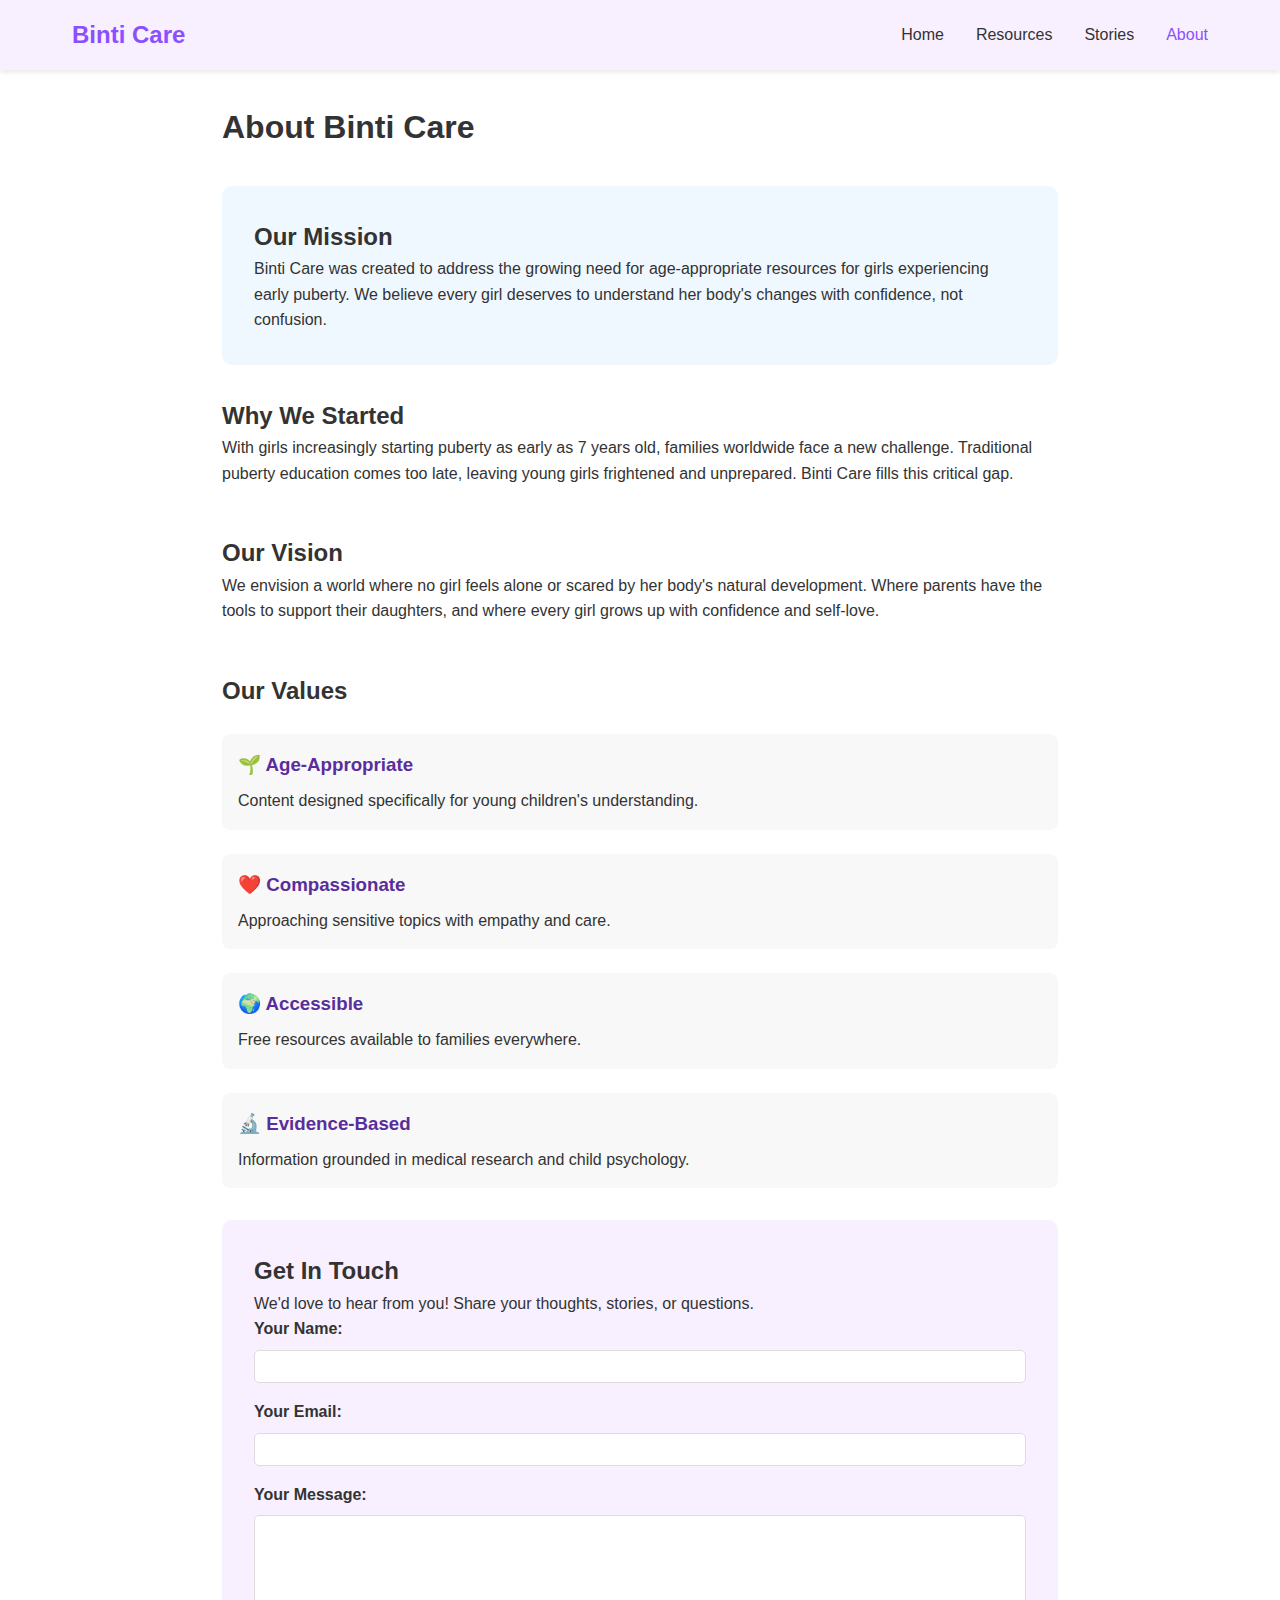
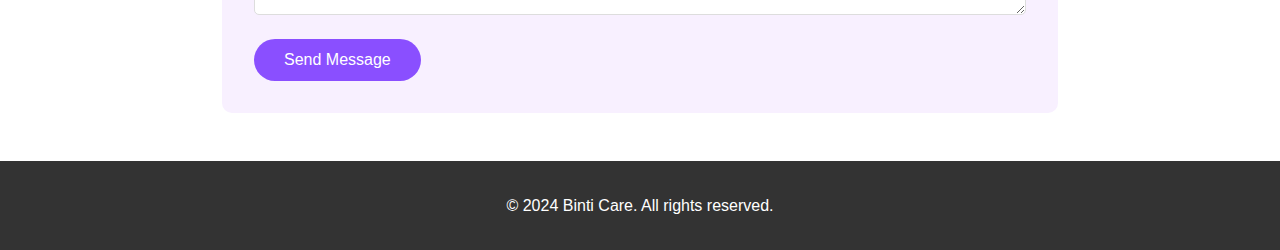
<file: about.html>
<!DOCTYPE html>
<html lang="en">
<head>
    <meta charset="UTF-8">
    <meta name="viewport" content="width=device-width, initial-scale=1.0">
    <title>About - Binti Care</title>
    <link rel="stylesheet" href="../style.css">
    <style>
        .about-container {
            max-width: 900px;
            margin: 2rem auto;
            padding: 0 2rem;
        }
        
        .mission-section {
            background: #f0f8ff;
            border-radius: 10px;
            padding: 2rem;
            margin: 2rem 0;
        }
        
        .team-section {
            margin: 3rem 0;
        }
        
        .team-member {
            display: inline-block;
            width: 200px;
            margin: 1rem;
            text-align: center;
        }
        
        .member-avatar {
            width: 100px;
            height: 100px;
            border-radius: 50%;
            background: #8a4fff;
            margin: 0 auto 1rem;
            display: flex;
            align-items: center;
            justify-content: center;
            color: white;
            font-size: 2rem;
        }
        
        .contact-form {
            background: #f8f0ff;
            padding: 2rem;
            border-radius: 10px;
            margin: 2rem 0;
        }
        
        .form-group {
            margin-bottom: 1rem;
        }
        
        .form-group label {
            display: block;
            margin-bottom: 0.5rem;
            font-weight: bold;
        }
        
        .form-group input,
        .form-group textarea {
            width: 100%;
            padding: 0.5rem;
            border: 1px solid #ddd;
            border-radius: 5px;
            font-family: inherit;
        }
        
        .form-group textarea {
            height: 100px;
            resize: vertical;
        }
    </style>
</head>
<body>
    <header>
        <nav>
            <div class="logo">Binti Care</div>
            <ul>
                <li><a href="../index.html">Home</a></li>
                <li><a href="resources.html">Resources</a></li>
                <li><a href="stories.html">Stories</a></li>
                <li><a href="about.html" style="color: #8a4fff;">About</a></li>
            </ul>
        </nav>
    </header>

    <main class="about-container">
        <h1>About Binti Care</h1>
        
        <div class="mission-section">
            <h2>Our Mission</h2>
            <p>Binti Care was created to address the growing need for age-appropriate resources for girls experiencing early puberty. We believe every girl deserves to understand her body's changes with confidence, not confusion.</p>
        </div>
        
        <h2>Why We Started</h2>
        <p>With girls increasingly starting puberty as early as 7 years old, families worldwide face a new challenge. Traditional puberty education comes too late, leaving young girls frightened and unprepared. Binti Care fills this critical gap.</p>
        
        <div class="team-section">
            <h2>Our Vision</h2>
            <p>We envision a world where no girl feels alone or scared by her body's natural development. Where parents have the tools to support their daughters, and where every girl grows up with confidence and self-love.</p>
        </div>
        
        <div class="values-section">
            <h2>Our Values</h2>
            <div class="value-item">
                <h3>🌱 Age-Appropriate</h3>
                <p>Content designed specifically for young children's understanding.</p>
            </div>
            <div class="value-item">
                <h3>❤️ Compassionate</h3>
                <p>Approaching sensitive topics with empathy and care.</p>
            </div>
            <div class="value-item">
                <h3>🌍 Accessible</h3>
                <p>Free resources available to families everywhere.</p>
            </div>
            <div class="value-item">
                <h3>🔬 Evidence-Based</h3>
                <p>Information grounded in medical research and child psychology.</p>
            </div>
        </div>
        
        <div class="contact-form">
            <h2>Get In Touch</h2>
            <p>We'd love to hear from you! Share your thoughts, stories, or questions.</p>
            
            <form id="contactForm">
                <div class="form-group">
                    <label for="name">Your Name:</label>
                    <input type="text" id="name" name="name" required>
                </div>
                
                <div class="form-group">
                    <label for="email">Your Email:</label>
                    <input type="email" id="email" name="email" required>
                </div>
                
                <div class="form-group">
                    <label for="message">Your Message:</label>
                    <textarea id="message" name="message" required></textarea>
                </div>
                
                <button type="submit" onclick="submitForm(event)">Send Message</button>
            </form>
        </div>
    </main>

    <footer>
        <p>&copy; 2024 Binti Care. All rights reserved.</p>
    </footer>

    <script>
        function submitForm(event) {
            event.preventDefault();
            alert('Thank you for your message! We\'ll be in touch soon. 💜');
            document.getElementById('contactForm').reset();
        }
    </script>
</body>
</html>
</file>
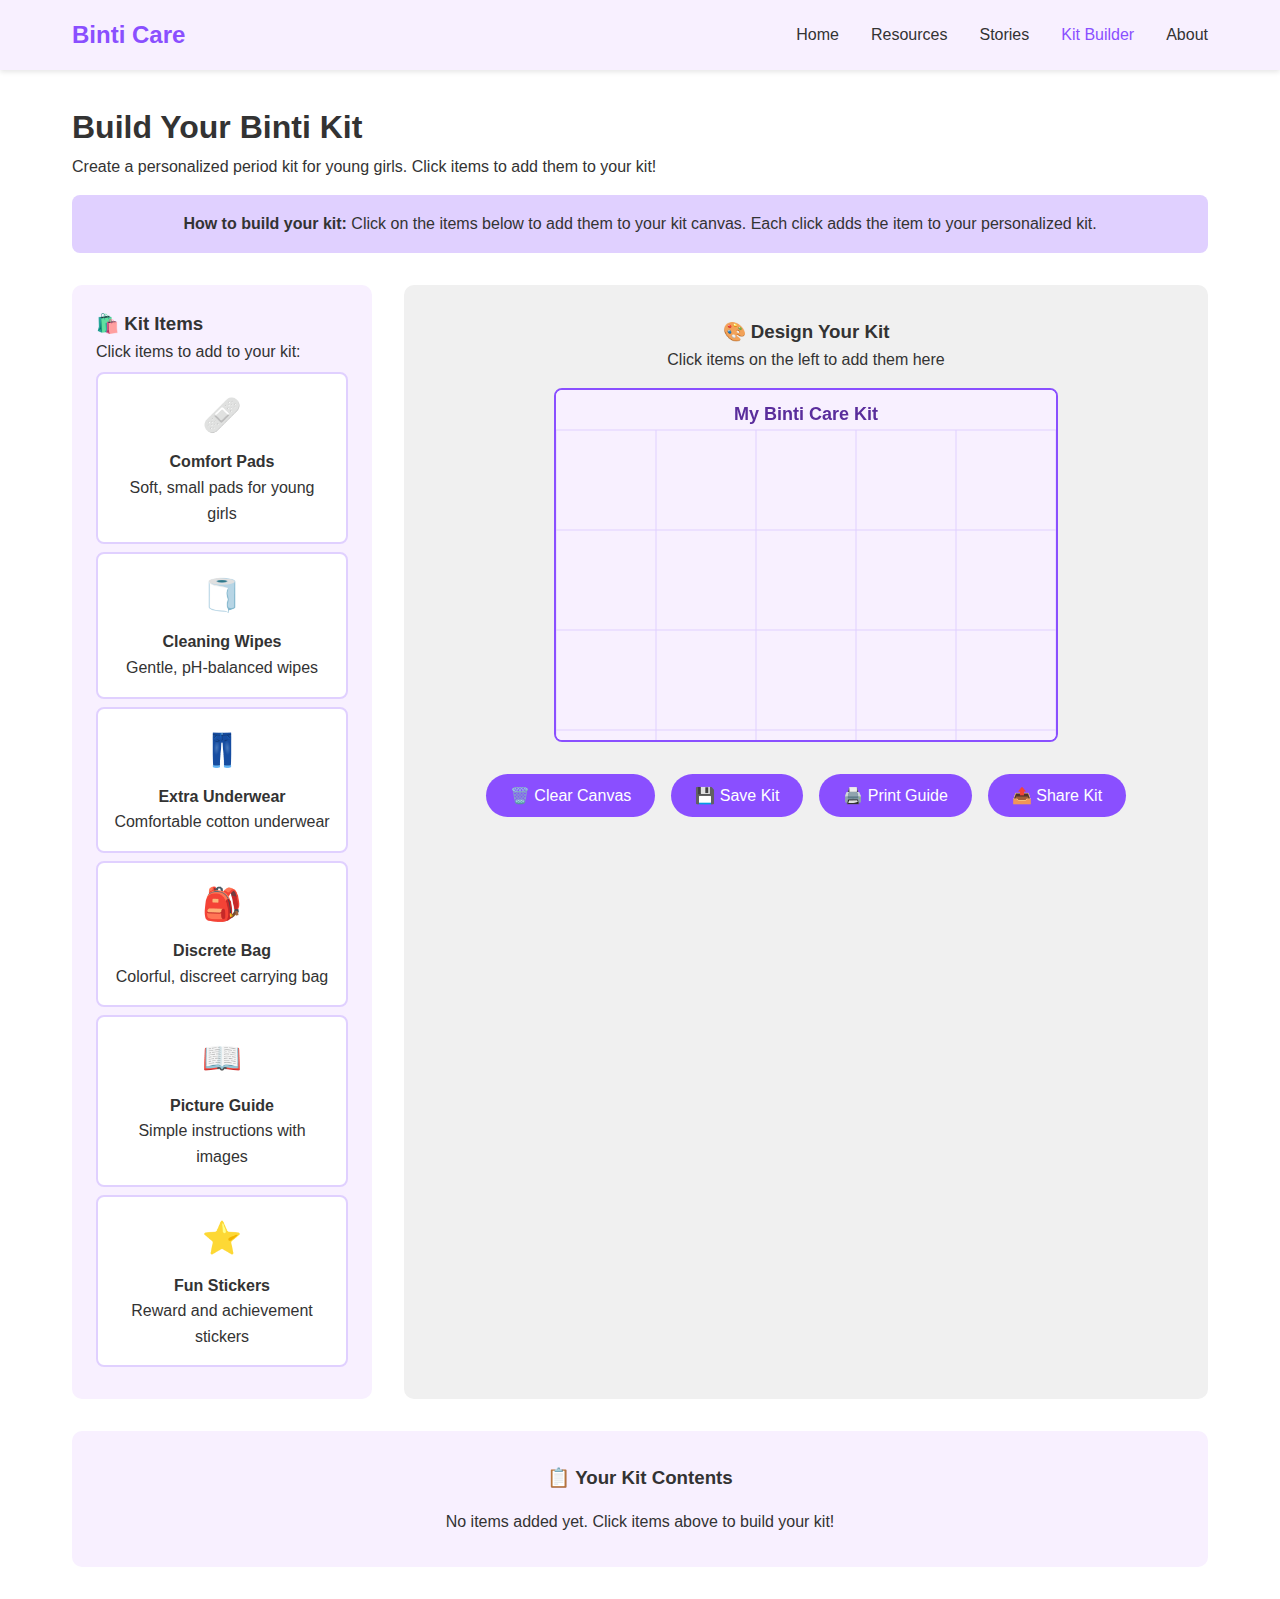
<file: kit-builder.html>
<!DOCTYPE html>
<html lang="en">
<head>
    <meta charset="UTF-8">
    <meta name="viewport" content="width=device-width, initial-scale=1.0">
    <title>Build Your Binti Kit - Binti Care</title>
    <link rel="stylesheet" href="../style.css">
    <style>
        .kit-builder-container {
            max-width: 1200px;
            margin: 2rem auto;
            padding: 0 2rem;
        }
        
        .builder-interface {
            display: grid;
            grid-template-columns: 300px 1fr;
            gap: 2rem;
            margin: 2rem 0;
        }
        
        .items-palette {
            background: #f8f0ff;
            border-radius: 10px;
            padding: 1.5rem;
            height: fit-content;
        }
        
        .kit-item {
            background: white;
            border: 2px solid #e0d0ff;
            border-radius: 8px;
            padding: 1rem;
            margin: 0.5rem 0;
            cursor: grab;
            text-align: center;
            transition: all 0.3s ease;
            user-select: none;
        }
        
        .kit-item:active {
            cursor: grabbing;
        }
        
        .kit-item:hover {
            transform: translateY(-2px);
            border-color: #8a4fff;
            box-shadow: 0 4px 8px rgba(138, 79, 255, 0.2);
        }
        
        .kit-item .emoji {
            font-size: 2rem;
            margin-bottom: 0.5rem;
            display: block;
        }
        
        .canvas-container {
            background: #f0f0f0;
            border-radius: 10px;
            padding: 2rem;
            text-align: center;
            min-height: 500px;
            display: flex;
            flex-direction: column;
            align-items: center;
            justify-content: flex-start;
        }
        
        #kitCanvas {
            border: 2px solid #8a4fff;
            border-radius: 8px;
            background: white;
            cursor: pointer;
            margin: 1rem 0;
        }
        
        .kit-controls {
            margin: 1rem 0;
            display: flex;
            gap: 1rem;
            flex-wrap: wrap;
            justify-content: center;
        }
        
        .control-btn {
            background: #8a4fff;
            color: white;
            border: none;
            padding: 12px 24px;
            border-radius: 25px;
            cursor: pointer;
            font-size: 1rem;
            transition: all 0.3s ease;
        }
        
        .control-btn:hover {
            background: #5a2d9c;
            transform: scale(1.05);
        }
        
        .control-btn:active {
            transform: scale(0.95);
        }
        
        .kit-preview {
            margin-top: 2rem;
            padding: 2rem;
            background: #f8f0ff;
            border-radius: 10px;
            text-align: center;
        }
        
        #finalKit {
            display: flex;
            flex-wrap: wrap;
            gap: 1rem;
            justify-content: center;
            margin-top: 1rem;
        }
        
        .preview-item {
            background: white;
            padding: 1rem;
            border-radius: 8px;
            min-width: 100px;
            text-align: center;
            box-shadow: 0 2px 4px rgba(0,0,0,0.1);
        }
        
        .preview-emoji {
            font-size: 2rem;
            margin-bottom: 0.5rem;
        }
        
        .drag-instructions {
            background: #e0d0ff;
            padding: 1rem;
            border-radius: 8px;
            margin: 1rem 0;
            text-align: center;
        }
    </style>
</head>
<body>
    <header>
        <nav>
            <div class="logo">Binti Care</div>
            <ul>
                <li><a href="../index.html">Home</a></li>
                <li><a href="resources.html">Resources</a></li>
                <li><a href="stories.html">Stories</a></li>
                <li><a href="kit-builder.html" style="color: #8a4fff;">Kit Builder</a></li>
                <li><a href="about.html">About</a></li>
            </ul>
        </nav>
    </header>

    <main class="kit-builder-container">
        <h1>Build Your Binti Kit</h1>
        <p>Create a personalized period kit for young girls. Click items to add them to your kit!</p>
        
        <div class="drag-instructions">
            <strong>How to build your kit:</strong> Click on the items below to add them to your kit canvas. 
            Each click adds the item to your personalized kit.
        </div>
        
        <div class="builder-interface">
            <div class="items-palette">
                <h3>🛍️ Kit Items</h3>
                <p>Click items to add to your kit:</p>
                
                <div class="kit-item" data-item="pads" onclick="addItemToCanvas('pads')">
                    <span class="emoji">🩹</span>
                    <strong>Comfort Pads</strong>
                    <p>Soft, small pads for young girls</p>
                </div>
                
                <div class="kit-item" data-item="wipes" onclick="addItemToCanvas('wipes')">
                    <span class="emoji">🧻</span>
                    <strong>Cleaning Wipes</strong>
                    <p>Gentle, pH-balanced wipes</p>
                </div>
                
                <div class="kit-item" data-item="underwear" onclick="addItemToCanvas('underwear')">
                    <span class="emoji">👖</span>
                    <strong>Extra Underwear</strong>
                    <p>Comfortable cotton underwear</p>
                </div>
                
                <div class="kit-item" data-item="bag" onclick="addItemToCanvas('bag')">
                    <span class="emoji">🎒</span>
                    <strong>Discrete Bag</strong>
                    <p>Colorful, discreet carrying bag</p>
                </div>
                
                <div class="kit-item" data-item="guide" onclick="addItemToCanvas('guide')">
                    <span class="emoji">📖</span>
                    <strong>Picture Guide</strong>
                    <p>Simple instructions with images</p>
                </div>
                
                <div class="kit-item" data-item="sticker" onclick="addItemToCanvas('sticker')">
                    <span class="emoji">⭐</span>
                    <strong>Fun Stickers</strong>
                    <p>Reward and achievement stickers</p>
                </div>
            </div>
            
            <div class="canvas-container">
                <h3>🎨 Design Your Kit</h3>
                <p>Click items on the left to add them here</p>
                
                <canvas id="kitCanvas" width="500" height="350"></canvas>
                
                <div class="kit-controls">
                    <button class="control-btn" onclick="clearCanvas()">🗑️ Clear Canvas</button>
                    <button class="control-btn" onclick="saveKit()">💾 Save Kit</button>
                    <button class="control-btn" onclick="printKit()">🖨️ Print Guide</button>
                    <button class="control-btn" onclick="shareKit()">📤 Share Kit</button>
                </div>
            </div>
        </div>
        
        <div class="kit-preview">
            <h3>📋 Your Kit Contents</h3>
            <div id="finalKit">
                <p>No items added yet. Click items above to build your kit!</p>
            </div>
        </div>
    </main>

    <script>
        // Canvas and state management
        const canvas = document.getElementById('kitCanvas');
        const ctx = canvas.getContext('2d');
        const finalKit = document.getElementById('finalKit');
        
        let currentItems = [];
        
        // Item configurations
        const itemConfigs = {
            pads: { emoji: '🩹', name: 'Comfort Pads', color: '#ff6b8b' },
            wipes: { emoji: '🧻', name: 'Cleaning Wipes', color: '#4ecdc4' },
            underwear: { emoji: '👖', name: 'Extra Underwear', color: '#45b7d1' },
            bag: { emoji: '🎒', name: 'Discrete Bag', color: '#96ceb4' },
            guide: { emoji: '📖', name: 'Picture Guide', color: '#feca57' },
            sticker: { emoji: '⭐', name: 'Fun Stickers', color: '#ff9ff3' }
        };

        // Positions for items on canvas
        const itemPositions = [
            { x: 100, y: 80 }, { x: 200, y: 80 }, { x: 300, y: 80 },
            { x: 100, y: 180 }, { x: 200, y: 180 }, { x: 300, y: 180 },
            { x: 100, y: 280 }, { x: 200, y: 280 }, { x: 300, y: 280 }
        ];

        // Initialize canvas
        function initCanvas() {
            drawKitTemplate();
        }

        // Draw the kit template
        function drawKitTemplate() {
            // Clear canvas
            ctx.clearRect(0, 0, canvas.width, canvas.height);
            
            // Draw background
            ctx.fillStyle = '#f8f0ff';
            ctx.fillRect(0, 0, canvas.width, canvas.height);
            
            // Draw title
            ctx.fillStyle = '#5a2d9c';
            ctx.font = 'bold 18px Arial';
            ctx.textAlign = 'center';
            ctx.fillText('My Binti Care Kit', canvas.width / 2, 30);
            
            // Draw grid lines
            ctx.strokeStyle = '#e0d0ff';
            ctx.lineWidth = 1;
            
            // Vertical lines
            for (let x = 0; x <= canvas.width; x += 100) {
                ctx.beginPath();
                ctx.moveTo(x, 40);
                ctx.lineTo(x, canvas.height);
                ctx.stroke();
            }
            
            // Horizontal lines
            for (let y = 40; y <= canvas.height; y += 100) {
                ctx.beginPath();
                ctx.moveTo(0, y);
                ctx.lineTo(canvas.width, y);
                ctx.stroke();
            }
            
            // Draw current items
            currentItems.forEach((itemType, index) => {
                const position = itemPositions[index] || { x: 50, y: 50 };
                const item = itemConfigs[itemType];
                
                if (item && position) {
                    // Draw item background
                    ctx.fillStyle = item.color + '40'; // Add transparency
                    ctx.fillRect(position.x - 30, position.y - 30, 60, 60);
                    
                    // Draw item emoji
                    ctx.font = '30px Arial';
                    ctx.fillStyle = item.color;
                    ctx.fillText(item.emoji, position.x, position.y);
                    
                    // Draw item name
                    ctx.font = '10px Arial';
                    ctx.fillStyle = '#333';
                    ctx.fillText(item.name, position.x, position.y + 40);
                }
            });
        }

        // Add item to canvas
        function addItemToCanvas(itemType) {
            if (!currentItems.includes(itemType)) {
                currentItems.push(itemType);
                drawKitTemplate();
                updateKitPreview();
                
                // Visual feedback
                const itemElement = document.querySelector(`[data-item="${itemType}"]`);
                itemElement.style.background = '#e0d0ff';
                setTimeout(() => {
                    itemElement.style.background = 'white';
                }, 300);
            }
        }

        // Update the kit preview
        function updateKitPreview() {
            if (currentItems.length === 0) {
                finalKit.innerHTML = '<p>No items added yet. Click items above to build your kit!</p>';
                return;
            }
            
            finalKit.innerHTML = currentItems.map(itemType => {
                const item = itemConfigs[itemType];
                return `
                    <div class="preview-item">
                        <div class="preview-emoji">${item.emoji}</div>
                        <strong>${item.name}</strong>
                    </div>
                `;
            }).join('');
        }

        // Clear canvas
        function clearCanvas() {
            currentItems = [];
            drawKitTemplate();
            updateKitPreview();
        }

        // Save kit
        function saveKit() {
            if (currentItems.length === 0) {
                alert('Please add some items to your kit first!');
                return;
            }
            
            const kitData = {
                items: currentItems,
                created: new Date().toLocaleDateString(),
                timestamp: new Date().toISOString()
            };
            
            localStorage.setItem('bintiKit', JSON.stringify(kitData));
            alert('✅ Kit saved successfully! You can come back later to continue designing.');
        }

        // Print kit guide
        function printKit() {
            if (currentItems.length === 0) {
                alert('Please add some items to your kit first!');
                return;
            }
            
            const printContent = `
                <!DOCTYPE html>
                <html>
                <head>
                    <title>My Binti Kit Guide</title>
                    <style>
                        body { font-family: Arial, sans-serif; padding: 20px; max-width: 800px; margin: 0 auto; }
                        .header { text-align: center; margin-bottom: 30px; }
                        .kit-items { display: grid; grid-template-columns: repeat(2, 1fr); gap: 20px; }
                        .item-card { border: 2px solid #8a4fff; border-radius: 10px; padding: 15px; text-align: center; }
                        .emoji { font-size: 2em; margin-bottom: 10px; }
                        .checklist { margin-top: 30px; padding: 20px; background: #f8f0ff; border-radius: 10px; }
                    </style>
                </head>
                <body>
                    <div class="header">
                        <h1>My Binti Care Kit</h1>
                        <p>Created on: ${new Date().toLocaleDateString()}</p>
                    </div>
                    
                    <div class="kit-items">
                        ${currentItems.map(itemType => {
                            const item = itemConfigs[itemType];
                            return `
                                <div class="item-card">
                                    <div class="emoji">${item.emoji}</div>
                                    <h3>${item.name}</h3>
                                </div>
                            `;
                        }).join('')}
                    </div>
                    
                    <div class="checklist">
                        <h2>Kit Checklist</h2>
                        <ul>
                            ${currentItems.map(itemType => {
                                const item = itemConfigs[itemType];
                                return `<li>✓ ${item.name}</li>`;
                            }).join('')}
                        </ul>
                    </div>
                </body>
                </html>
            `;
            
            const printWindow = window.open('', '_blank');
            printWindow.document.write(printContent);
            printWindow.document.close();
            printWindow.focus();
            printWindow.print();
        }

      
        function shareKit() {
            if (currentItems.length === 0) {
                alert('Please add some items to your kit first!');
                return;
            }
            
            const kitSummary = `My Binti Kit contains: ${currentItems.map(item => itemConfigs[item].name).join(', ')}`;
            alert(`Share your kit:\n\n${kitSummary}\n\nYou can copy this text to share with others!`);
        }

       
        window.addEventListener('load', initCanvas);
    </script>
</body>
</html>
</file>
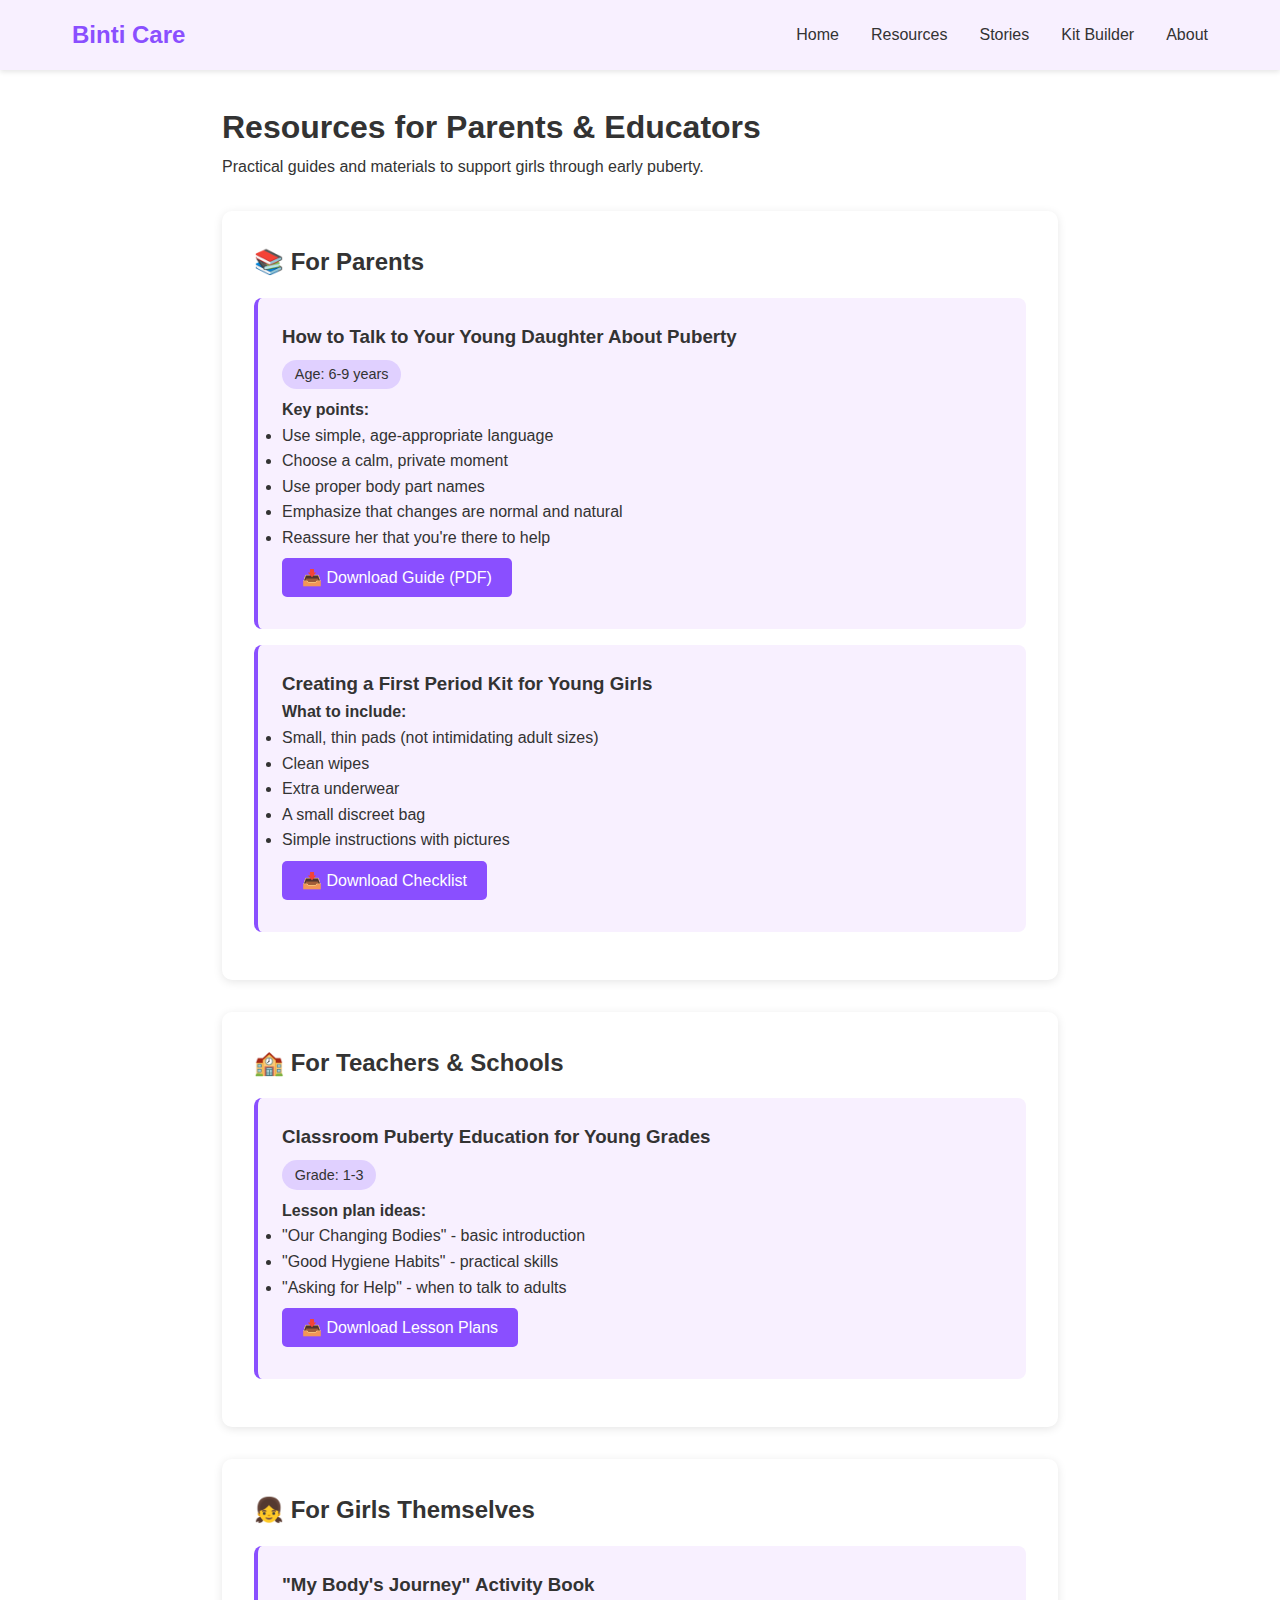
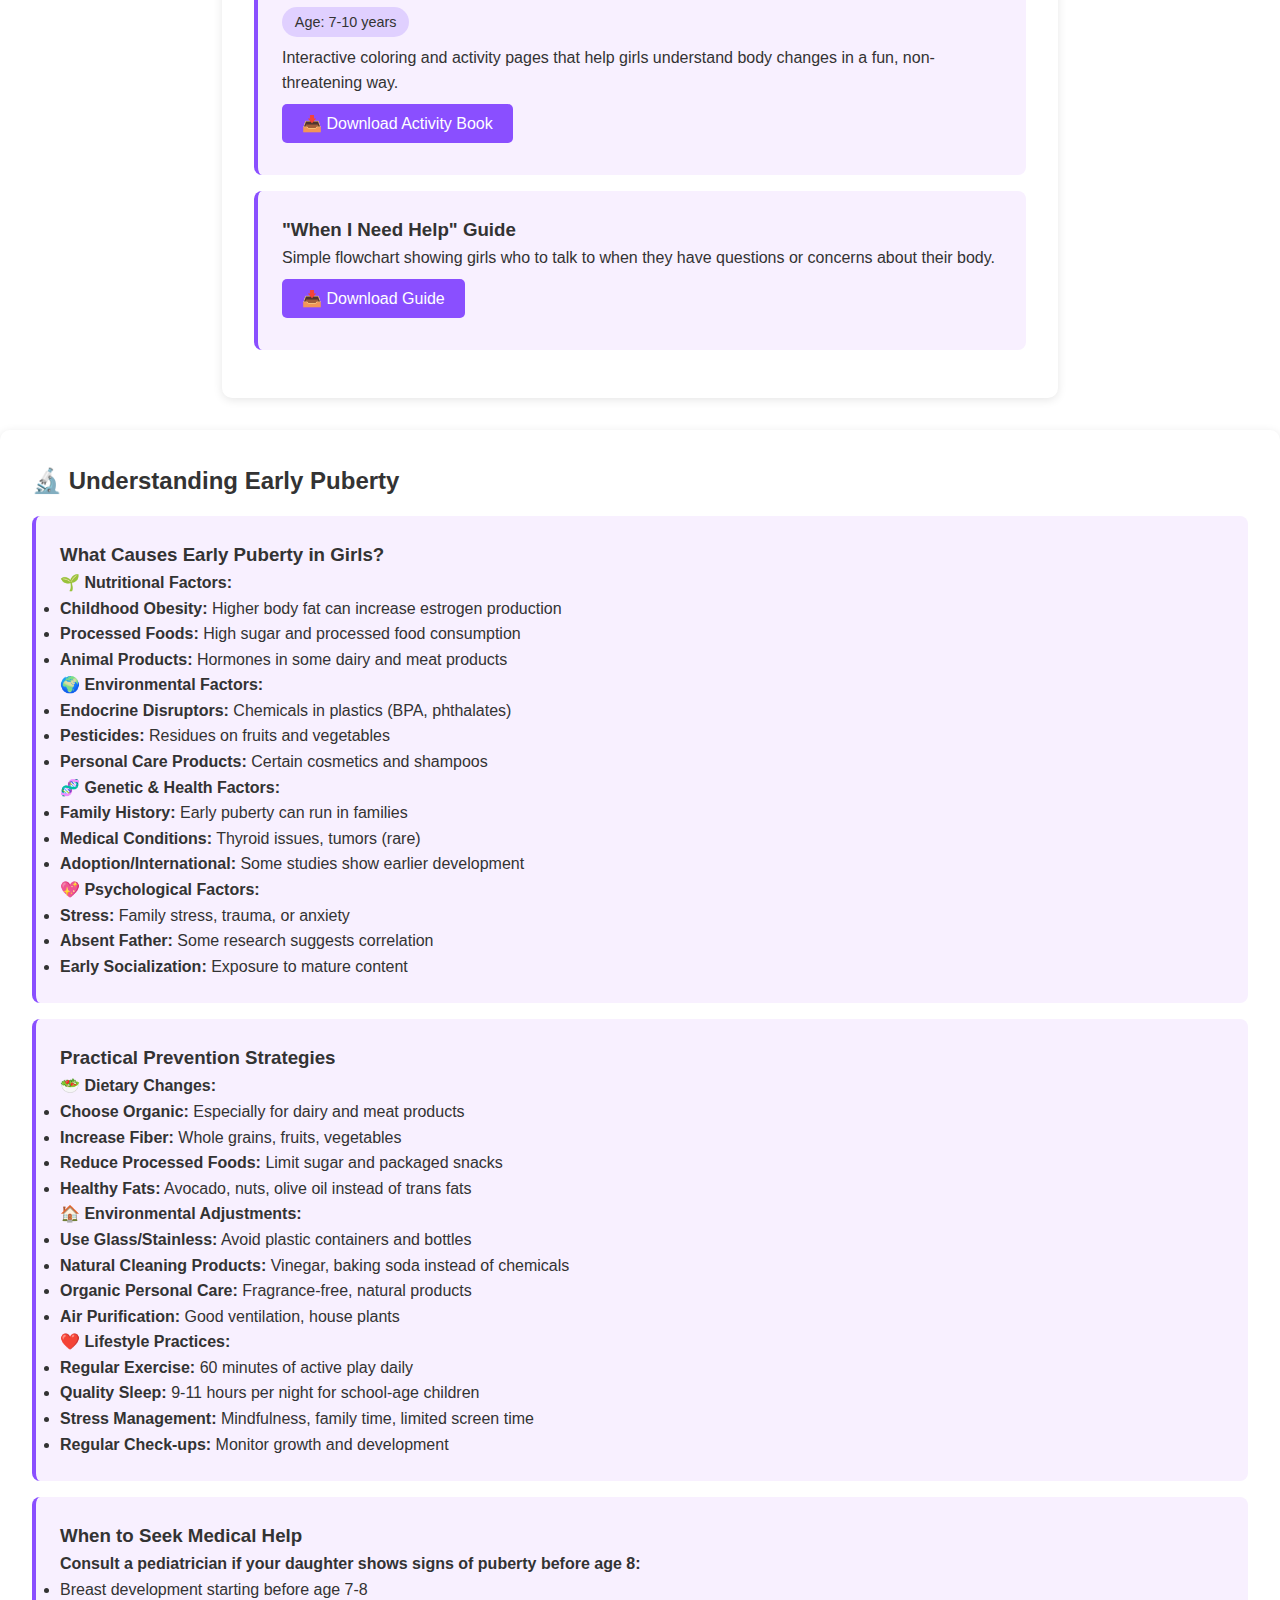
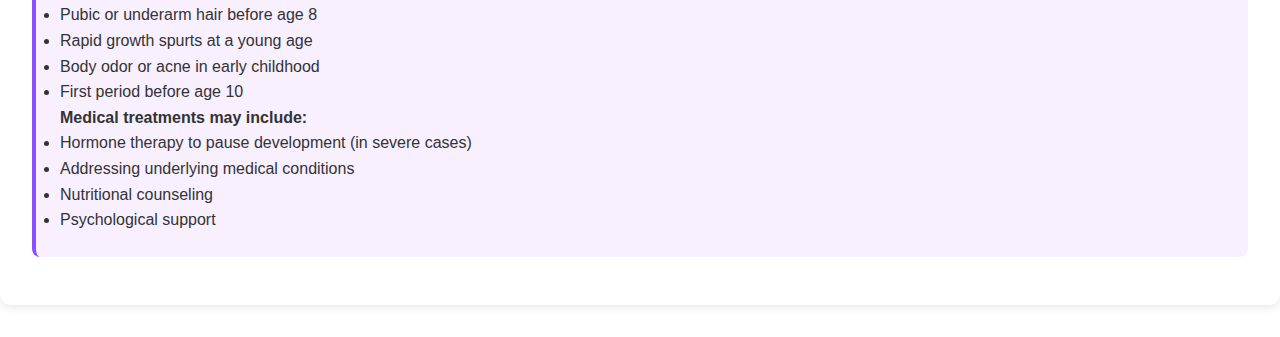
<file: resources.html>
<!DOCTYPE html>
<html lang="en">
<head>
    <meta charset="UTF-8">
    <meta name="viewport" content="width=device-width, initial-scale=1.0">
    <title>Resources - Binti Care</title>
    <link rel="stylesheet" href="../style.css">
    <style>
        .resources-container {
            max-width: 900px;
            margin: 2rem auto;
            padding: 0 2rem;
        }
        
        .resource-section {
            background: white;
            border-radius: 10px;
            padding: 2rem;
            margin: 2rem 0;
            box-shadow: 0 2px 10px rgba(0,0,0,0.1);
        }
        
        .resource-card {
            background: #f8f0ff;
            border-radius: 8px;
            padding: 1.5rem;
            margin: 1rem 0;
            border-left: 4px solid #8a4fff;
        }
        
        .download-btn {
            background: #8a4fff;
            color: white;
            border: none;
            padding: 10px 20px;
            border-radius: 5px;
            cursor: pointer;
            text-decoration: none;
            display: inline-block;
            margin: 0.5rem 0;
        }
        
        .age-group {
            display: inline-block;
            background: #e0d0ff;
            padding: 0.2rem 0.8rem;
            border-radius: 15px;
            font-size: 0.9rem;
            margin: 0.5rem 0;
        }
    </style>
</head>
<body>
 <header>
    <nav>
        <div class="logo">Binti Care</div>
        <ul>
            <li><a href="../index.html">Home</a></li>
            <li><a href="resources.html">Resources</a></li>
            <li><a href="stories.html">Stories</a></li>
            <li><a href="kit-builder.html">Kit Builder</a></li>
            <li><a href="about.html">About</a></li>
        </ul>
    </nav>
</header>

    <main class="resources-container">
        <h1>Resources for Parents & Educators</h1>
        <p>Practical guides and materials to support girls through early puberty.</p>
        
        <div class="resource-section">
            <h2>📚 For Parents</h2>
            
            <div class="resource-card">
                <h3>How to Talk to Your Young Daughter About Puberty</h3>
                <span class="age-group">Age: 6-9 years</span>
                <p><strong>Key points:</strong></p>
                <ul>
                    <li>Use simple, age-appropriate language</li>
                    <li>Choose a calm, private moment</li>
                    <li>Use proper body part names</li>
                    <li>Emphasize that changes are normal and natural</li>
                    <li>Reassure her that you're there to help</li>
                </ul>
                <button class="download-btn" onclick="downloadResource('parent-guide')">📥 Download Guide (PDF)</button>
            </div>
            
            <div class="resource-card">
                <h3>Creating a First Period Kit for Young Girls</h3>
                <p><strong>What to include:</strong></p>
                <ul>
                    <li>Small, thin pads (not intimidating adult sizes)</li>
                    <li>Clean wipes</li>
                    <li>Extra underwear</li>
                    <li>A small discreet bag</li>
                    <li>Simple instructions with pictures</li>
                </ul>
                <button class="download-btn" onclick="downloadResource('period-kit')">📥 Download Checklist</button>
            </div>
        </div>
        
        <div class="resource-section">
            <h2>🏫 For Teachers & Schools</h2>
            
            <div class="resource-card">
                <h3>Classroom Puberty Education for Young Grades</h3>
                <span class="age-group">Grade: 1-3</span>
                <p><strong>Lesson plan ideas:</strong></p>
                <ul>
                    <li>"Our Changing Bodies" - basic introduction</li>
                    <li>"Good Hygiene Habits" - practical skills</li>
                    <li>"Asking for Help" - when to talk to adults</li>
                </ul>
                <button class="download-btn" onclick="downloadResource('teacher-guide')">📥 Download Lesson Plans</button>
            </div>
        </div>
        
        <div class="resource-section">
            <h2>👧 For Girls Themselves</h2>
            
            <div class="resource-card">
                <h3>"My Body's Journey" Activity Book</h3>
                <span class="age-group">Age: 7-10 years</span>
                <p>Interactive coloring and activity pages that help girls understand body changes in a fun, non-threatening way.</p>
                <button class="download-btn" onclick="downloadResource('activity-book')">📥 Download Activity Book</button>
            </div>
            
            <div class="resource-card">
                <h3>"When I Need Help" Guide</h3>
                <p>Simple flowchart showing girls who to talk to when they have questions or concerns about their body.</p>
                <button class="download-btn" onclick="downloadResource('help-guide')">📥 Download Guide</button>
            </div>
        </div>
    </main>

    <script>
        function downloadResource(resourceType) {
            // For now, create simple text files as placeholders
            const resources = {
                'parent-guide': {name: 'Parent_Guide.txt', content: 'Binti Care Parent Guide - How to talk about puberty with young girls.'},
                'period-kit': {name: 'Period_Kit_Checklist.txt', content: 'Checklist for creating a first period kit.'},
                'teacher-guide': {name: 'Teacher_Lesson_Plans.txt', content: 'Age-appropriate puberty education for young grades.'},
                'activity-book': {name: 'Activity_Book.txt', content: 'Fun activities for girls to learn about their bodies.'},
                'help-guide': {name: 'Help_Guide.txt', content: 'Who to talk to when you need help.'}
            };
            
            const resource = resources[resourceType];
            const blob = new Blob([resource.content], {type: 'text/plain'});
            const url = URL.createObjectURL(blob);
            const a = document.createElement('a');
            a.href = url;
            a.download = resource.name;
            a.click();
            URL.revokeObjectURL(url);
            
            alert(`Thank you for downloading! We're creating the full ${resource.name} version.`);
        }
    </script>
    <!-- Add this section to your existing resources.html -->
<div class="resource-section">
    <h2>🔬 Understanding Early Puberty</h2>
    
    <div class="resource-card">
        <h3>What Causes Early Puberty in Girls?</h3>
        
        <h4>🌱 Nutritional Factors:</h4>
        <ul>
            <li><strong>Childhood Obesity:</strong> Higher body fat can increase estrogen production</li>
            <li><strong>Processed Foods:</strong> High sugar and processed food consumption</li>
            <li><strong>Animal Products:</strong> Hormones in some dairy and meat products</li>
        </ul>
        
        <h4>🌍 Environmental Factors:</h4>
        <ul>
            <li><strong>Endocrine Disruptors:</strong> Chemicals in plastics (BPA, phthalates)</li>
            <li><strong>Pesticides:</strong> Residues on fruits and vegetables</li>
            <li><strong>Personal Care Products:</strong> Certain cosmetics and shampoos</li>
        </ul>
        
        <h4>🧬 Genetic & Health Factors:</h4>
        <ul>
            <li><strong>Family History:</strong> Early puberty can run in families</li>
            <li><strong>Medical Conditions:</strong> Thyroid issues, tumors (rare)</li>
            <li><strong>Adoption/International:</strong> Some studies show earlier development</li>
        </ul>
        
        <h4>💖 Psychological Factors:</h4>
        <ul>
            <li><strong>Stress:</strong> Family stress, trauma, or anxiety</li>
            <li><strong>Absent Father:</strong> Some research suggests correlation</li>
            <li><strong>Early Socialization:</strong> Exposure to mature content</li>
        </ul>
    </div>
    
    <div class="resource-card">
        <h3>Practical Prevention Strategies</h3>
        
        <h4>🥗 Dietary Changes:</h4>
        <ul>
            <li><strong>Choose Organic:</strong> Especially for dairy and meat products</li>
            <li><strong>Increase Fiber:</strong> Whole grains, fruits, vegetables</li>
            <li><strong>Reduce Processed Foods:</strong> Limit sugar and packaged snacks</li>
            <li><strong>Healthy Fats:</strong> Avocado, nuts, olive oil instead of trans fats</li>
        </ul>
        
        <h4>🏠 Environmental Adjustments:</h4>
        <ul>
            <li><strong>Use Glass/Stainless:</strong> Avoid plastic containers and bottles</li>
            <li><strong>Natural Cleaning Products:</strong> Vinegar, baking soda instead of chemicals</li>
            <li><strong>Organic Personal Care:</strong> Fragrance-free, natural products</li>
            <li><strong>Air Purification:</strong> Good ventilation, house plants</li>
        </ul>
        
        <h4>❤️ Lifestyle Practices:</h4>
        <ul>
            <li><strong>Regular Exercise:</strong> 60 minutes of active play daily</li>
            <li><strong>Quality Sleep:</strong> 9-11 hours per night for school-age children</li>
            <li><strong>Stress Management:</strong> Mindfulness, family time, limited screen time</li>
            <li><strong>Regular Check-ups:</strong> Monitor growth and development</li>
        </ul>
    </div>
    
    <div class="resource-card">
        <h3>When to Seek Medical Help</h3>
        <p><strong>Consult a pediatrician if your daughter shows signs of puberty before age 8:</strong></p>
        <ul>
            <li>Breast development starting before age 7-8</li>
            <li>Pubic or underarm hair before age 8</li>
            <li>Rapid growth spurts at a young age</li>
            <li>Body odor or acne in early childhood</li>
            <li>First period before age 10</li>
        </ul>
        
        <p><strong>Medical treatments may include:</strong></p>
        <ul>
            <li>Hormone therapy to pause development (in severe cases)</li>
            <li>Addressing underlying medical conditions</li>
            <li>Nutritional counseling</li>
            <li>Psychological support</li>
        </ul>
    </div>
</div>
</body>
</html>
</file>
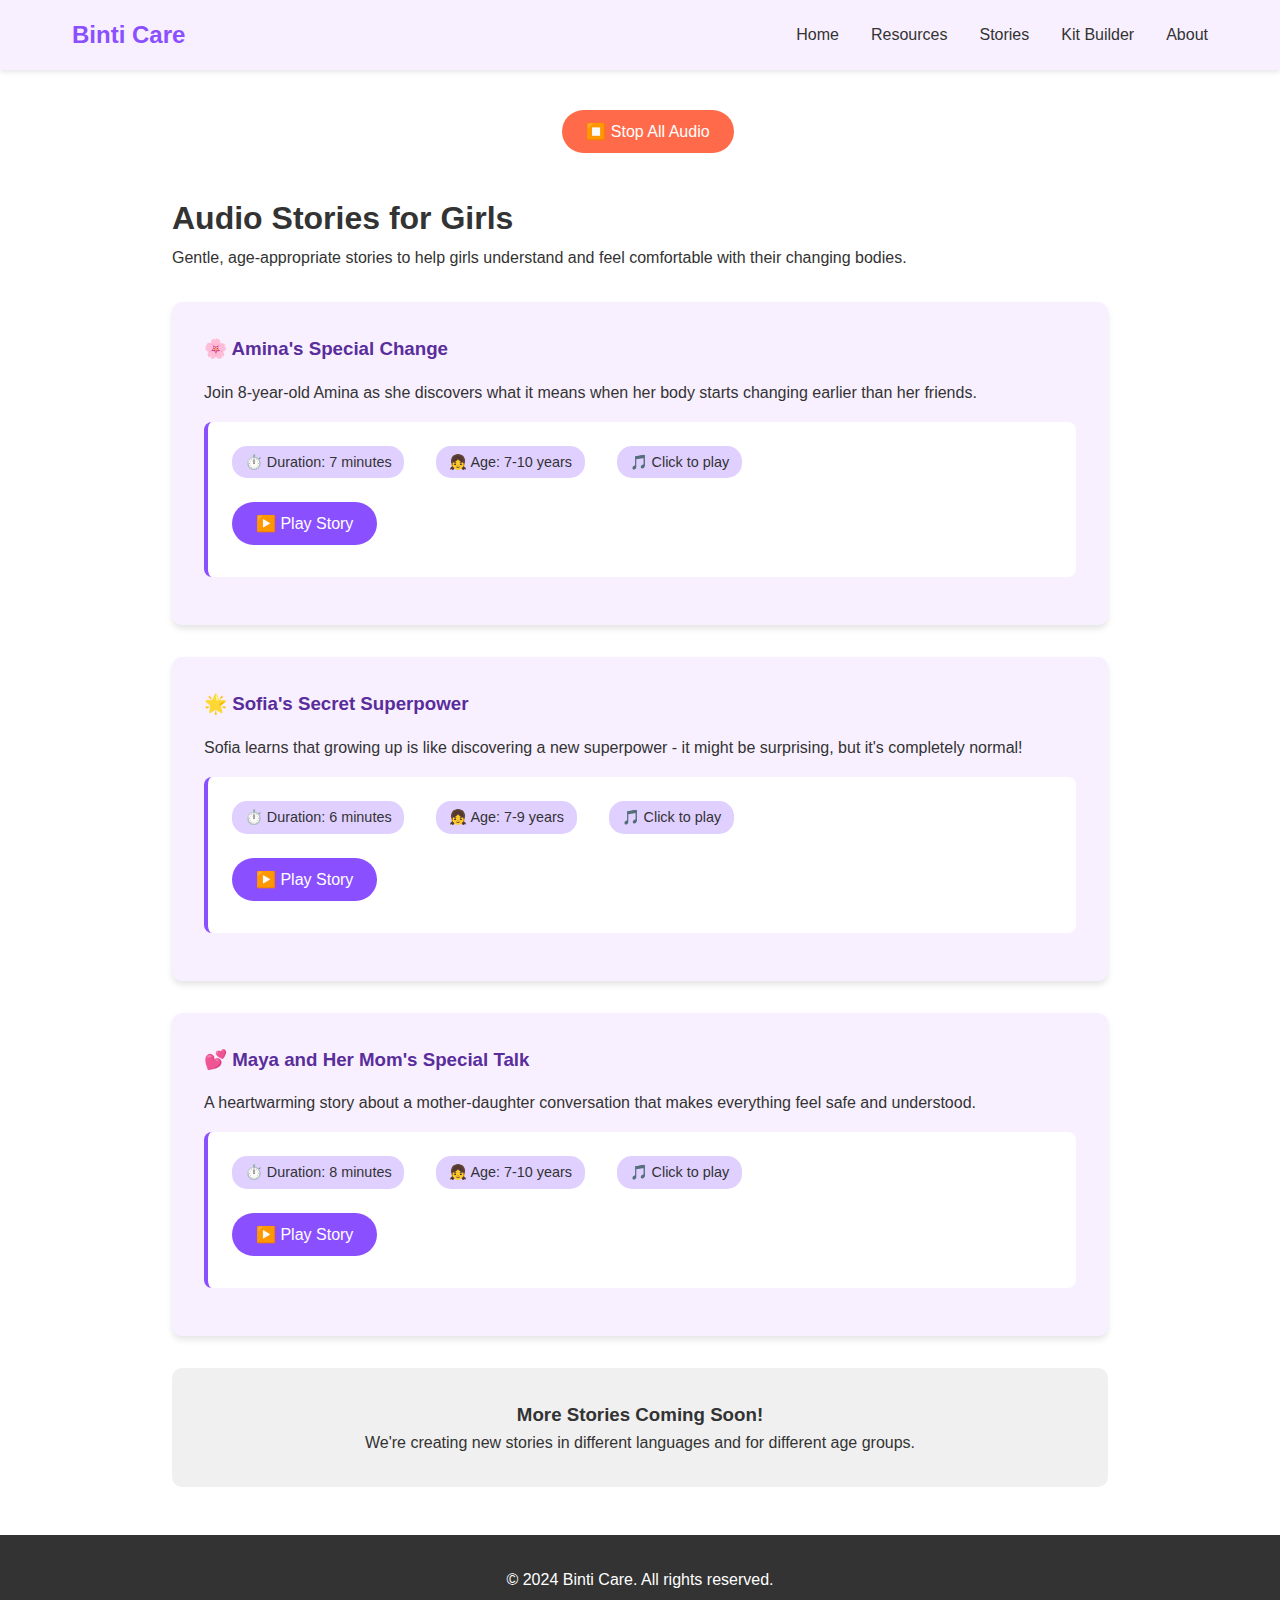
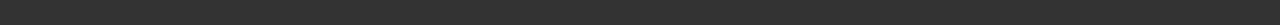
<file: stories.html>
<!DOCTYPE html>
<html lang="en">
<head>
    <meta charset="UTF-8">
    <meta name="viewport" content="width=device-width, initial-scale=1.0">
    <title>Stories - Binti Care</title>
    <link rel="stylesheet" href="../style.css">
    <style>
        .stories-container {
            max-width: 1000px;
            margin: 2rem auto;
            padding: 0 2rem;
        }
        
        .story-card {
            background: #f8f0ff;
            border-radius: 10px;
            padding: 2rem;
            margin: 2rem 0;
            box-shadow: 0 4px 6px rgba(0,0,0,0.1);
            transition: transform 0.3s ease;
        }
        
        .story-card:hover {
            transform: translateY(-2px);
        }
        
        .story-card h3 {
            color: #5a2d9c;
            margin-bottom: 1rem;
        }
        
        .audio-player {
            background: white;
            border-radius: 8px;
            padding: 1.5rem;
            margin: 1rem 0;
            border-left: 4px solid #8a4fff;
        }
        
        .play-btn {
            background: #8a4fff;
            color: white;
            border: none;
            padding: 12px 24px;
            border-radius: 25px;
            cursor: pointer;
            display: inline-flex;
            align-items: center;
            gap: 8px;
            font-size: 1rem;
            transition: all 0.3s ease;
            margin: 0.5rem 0;
        }
        
        .play-btn:hover {
            background: #5a2d9c;
            transform: scale(1.05);
        }
        
        .audio-info {
            display: flex;
            gap: 2rem;
            margin-bottom: 1rem;
            flex-wrap: wrap;
        }
        
        .audio-info span {
            background: #e0d0ff;
            padding: 0.3rem 0.8rem;
            border-radius: 15px;
            font-size: 0.9rem;
        }
        
        .stop-btn {
            background: #ff6b4a;
            margin-left: 1rem;
        }
        
        .stop-btn:hover {
            background: #e0553a;
        }
    </style>
</head>
<body>
    <header>
    <nav>
        <div class="logo">Binti Care</div>
        <ul>
            <li><a href="../index.html">Home</a></li>
            <li><a href="resources.html">Resources</a></li>
            <li><a href="stories.html">Stories</a></li>
            <li><a href="kit-builder.html">Kit Builder</a></li>
            <li><a href="about.html">About</a></li>
        </ul>
    </nav>
</header>

    <main class="stories-container">
        <div style="text-align: center; margin-bottom: 2rem;">
            <button onclick="pauseAllStories()" class="play-btn stop-btn">⏹️ Stop All Audio</button>
        </div>
        
        <h1>Audio Stories for Girls</h1>
        <p>Gentle, age-appropriate stories to help girls understand and feel comfortable with their changing bodies.</p>
        
        <div class="story-card">
            <h3>🌸 Amina's Special Change</h3>
            <p>Join 8-year-old Amina as she discovers what it means when her body starts changing earlier than her friends.</p>
            <div class="audio-player">
                <div class="audio-info">
                    <span>⏱️ Duration: 7 minutes</span>
                    <span>👧 Age: 7-10 years</span>
                    <span>🎵 Click to play</span>
                </div>
                <button class="play-btn" onclick="playStory('amina')">
                    ▶️ Play Story
                </button>
            </div>
        </div>
        
        <div class="story-card">
            <h3>🌟 Sofia's Secret Superpower</h3>
            <p>Sofia learns that growing up is like discovering a new superpower - it might be surprising, but it's completely normal!</p>
            <div class="audio-player">
                <div class="audio-info">
                    <span>⏱️ Duration: 6 minutes</span>
                    <span>👧 Age: 7-9 years</span>
                    <span>🎵 Click to play</span>
                </div>
                <button class="play-btn" onclick="playStory('sofia')">
                    ▶️ Play Story
                </button>
            </div>
        </div>
        
        <div class="story-card">
            <h3>💕 Maya and Her Mom's Special Talk</h3>
            <p>A heartwarming story about a mother-daughter conversation that makes everything feel safe and understood.</p>
            <div class="audio-player">
                <div class="audio-info">
                    <span>⏱️ Duration: 8 minutes</span>
                    <span>👧 Age: 7-10 years</span>
                    <span>🎵 Click to play</span>
                </div>
                <button class="play-btn" onclick="playStory('maya')">
                    ▶️ Play Story
                </button>
            </div>
        </div>
        
        <div class="coming-soon">
            <h3>More Stories Coming Soon!</h3>
            <p>We're creating new stories in different languages and for different age groups.</p>
        </div>
    </main>

    <footer>
        <p>&copy; 2024 Binti Care. All rights reserved.</p>
    </footer>

    <script>
        const stories = {
            amina: {
                title: "Amina's Special Change",
                audioFile: "https://www.soundjay.com/button/button-1.mp3",
                duration: "7 minutes"
            },
            sofia: {
                title: "Sofia's Secret Superpower", 
                audioFile: "https://www.soundjay.com/button/button-2.mp3",
                duration: "6 minutes"
            },
            maya: {
                title: "Maya and Her Mom's Special Talk",
                audioFile: "https://www.soundjay.com/button/button-3.mp3",
                duration: "8 minutes"
            }
        };

        let currentAudio = null;

        function playStory(storyName) {
            const story = stories[storyName];
            
            // Stop any currently playing audio
            if (currentAudio) {
                currentAudio.pause();
                currentAudio.currentTime = 0;
                // Reset all buttons
                document.querySelectorAll('.play-btn').forEach(btn => {
                    if (!btn.classList.contains('stop-btn')) {
                        btn.innerHTML = '▶️ Play Story';
                        btn.style.background = '#8a4fff';
                    }
                });
            }

            // Create new audio element
            currentAudio = new Audio(story.audioFile);
            
            currentAudio.onended = function() {
                const currentBtn = document.querySelector(`[onclick="playStory('${storyName}')"]`);
                if (currentBtn) {
                    currentBtn.innerHTML = '▶️ Play Story';
                    currentBtn.style.background = '#8a4fff';
                }
            };

            currentAudio.onplay = function() {
                // Reset all buttons first
                document.querySelectorAll('.play-btn').forEach(btn => {
                    if (!btn.classList.contains('stop-btn')) {
                        btn.innerHTML = '▶️ Play Story';
                        btn.style.background = '#8a4fff';
                    }
                });
                
                // Set current playing button
                const currentBtn = document.querySelector(`[onclick="playStory('${storyName}')"]`);
                currentBtn.innerHTML = '⏸️ Playing...';
                currentBtn.style.background = '#5a2d9c';
            };

           
            currentAudio.play();
        }

        function pauseAllStories() {
            if (currentAudio) {
                currentAudio.pause();
                currentAudio.currentTime = 0;
                document.querySelectorAll('.play-btn').forEach(btn => {
                    if (!btn.classList.contains('stop-btn')) {
                        btn.innerHTML = '▶️ Play Story';
                        btn.style.background = '#8a4fff';
                    }
                });
            }
        }
    </script>
</body>
</html>
</file>
<file: style.css>
* {
    margin: 0;
    padding: 0;
    box-sizing: border-box;
}

body {
    font-family: 'Arial', sans-serif;
    line-height: 1.6;
    color: #333;
}

header {
    background: #f8f0ff;
    padding: 1rem 0;
    box-shadow: 0 2px 5px rgba(0,0,0,0.1);
}

nav {
    max-width: 1200px;
    margin: 0 auto;
    display: flex;
    justify-content: space-between;
    align-items: center;
    padding: 0 2rem;
}

.logo {
    font-size: 1.5rem;
    font-weight: bold;
    color: #8a4fff;
}

nav ul {
    display: flex;
    list-style: none;
}

nav ul li {
    margin-left: 2rem;
}

nav ul li a {
    text-decoration: none;
    color: #333;
    transition: color 0.3s;
}

nav ul li a:hover {
    color: #8a4fff;
}

.hero {
    text-align: center;
    padding: 4rem 2rem;
    background: linear-gradient(135deg, #f8f0ff 0%, #e0d0ff 100%);
}

.hero h1 {
    font-size: 2.5rem;
    margin-bottom: 1rem;
    color: #5a2d9c;
}

.hero p {
    font-size: 1.2rem;
    margin-bottom: 2rem;
    max-width: 600px;
    margin-left: auto;
    margin-right: auto;
}

button {
    background: #8a4fff;
    color: white;
    border: none;
    padding: 12px 30px;
    border-radius: 25px;
    cursor: pointer;
    font-size: 1rem;
    transition: background 0.3s;
}

button:hover {
    background: #5a2d9c;
}

.problem-statement {
    max-width: 800px;
    margin: 3rem auto;
    padding: 0 2rem;
    text-align: center;
}

footer {
    background: #333;
    color: white;
    text-align: center;
    padding: 2rem 0;
    margin-top: 3rem;
}


@media (max-width: 768px) {
    nav {
        flex-direction: column;
    }
    
    nav ul {
        margin-top: 1rem;
    }
    
    .hero h1 {
        font-size: 2rem;
    }
}

.value-item {
    margin: 1.5rem 0;
    padding: 1rem;
    background: #f8f8f8;
    border-radius: 8px;
}

.value-item h3 {
    color: #5a2d9c;
    margin-bottom: 0.5rem;
}

.coming-soon {
    text-align: center;
    padding: 2rem;
    background: #f0f0f0;
    border-radius: 10px;
    margin: 2rem 0;
}
</file>
